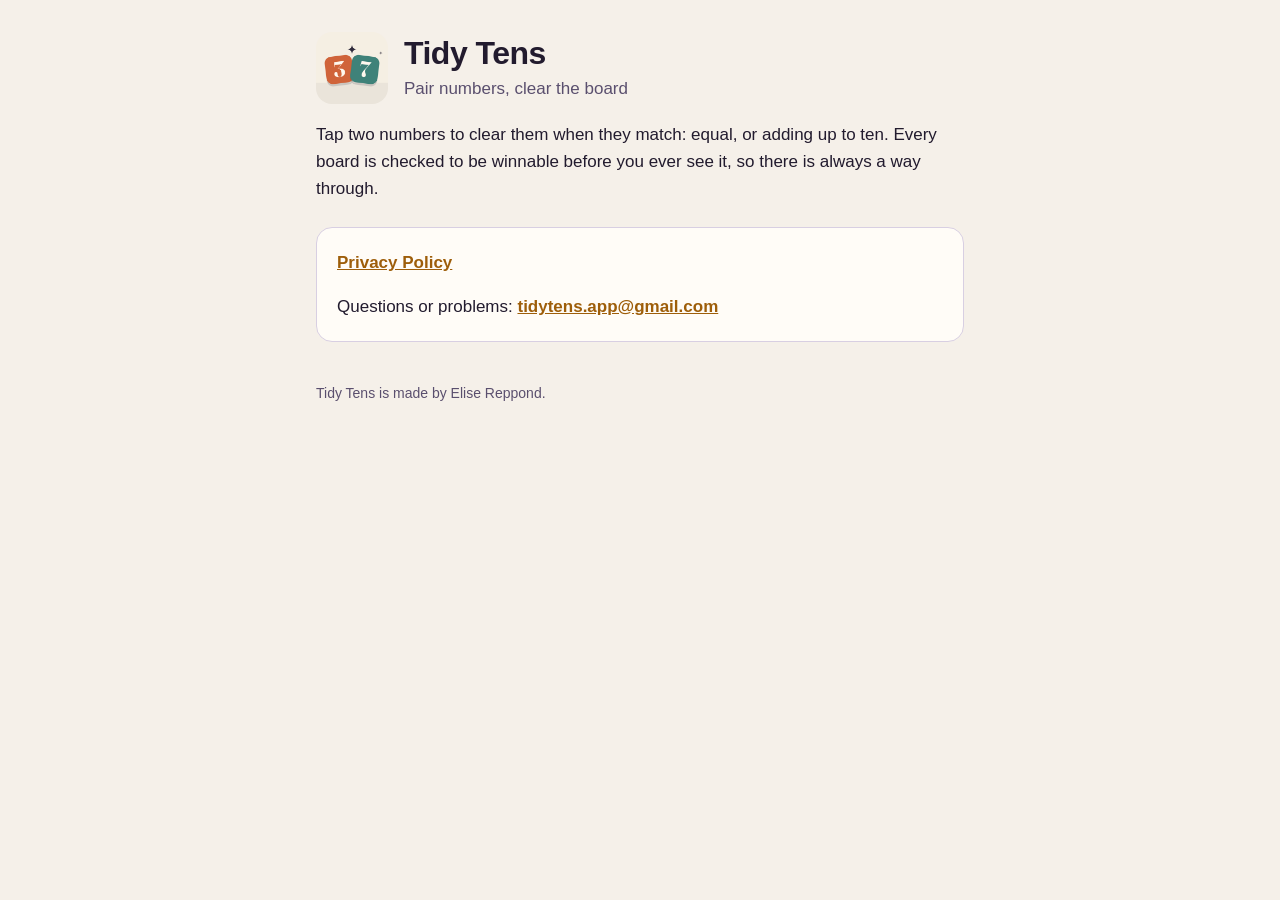
<file: index.html>
<!doctype html>
<html lang="en">
<head>
<meta charset="utf-8">
<meta name="viewport" content="width=device-width, initial-scale=1">
<title>Tidy Tens</title>
<meta name="description" content="Tidy Tens: pair numbers, clear the board. A number-pairing puzzle game for iPhone.">
<link rel="icon" href="icon.png">
<link rel="stylesheet" href="style.css">
</head>
<body>
<main>
<div class="hero">
  <img src="icon.png" alt="">
  <div>
    <h1>Tidy Tens</h1>
    <p class="tagline">Pair numbers, clear the board</p>
  </div>
</div>
<p>Tap two numbers to clear them when they match: equal, or adding up to ten. Every board is
checked to be winnable before you ever see it, so there is always a way through.</p>
<div class="card">
  <p><a href="privacy.html">Privacy Policy</a></p>
  <p>Questions or problems: <a href="mailto:tidytens.app@gmail.com">tidytens.app@gmail.com</a></p>
</div>
<footer>Tidy Tens is made by Elise Reppond.</footer>
</main>
</body>
</html>
</file>
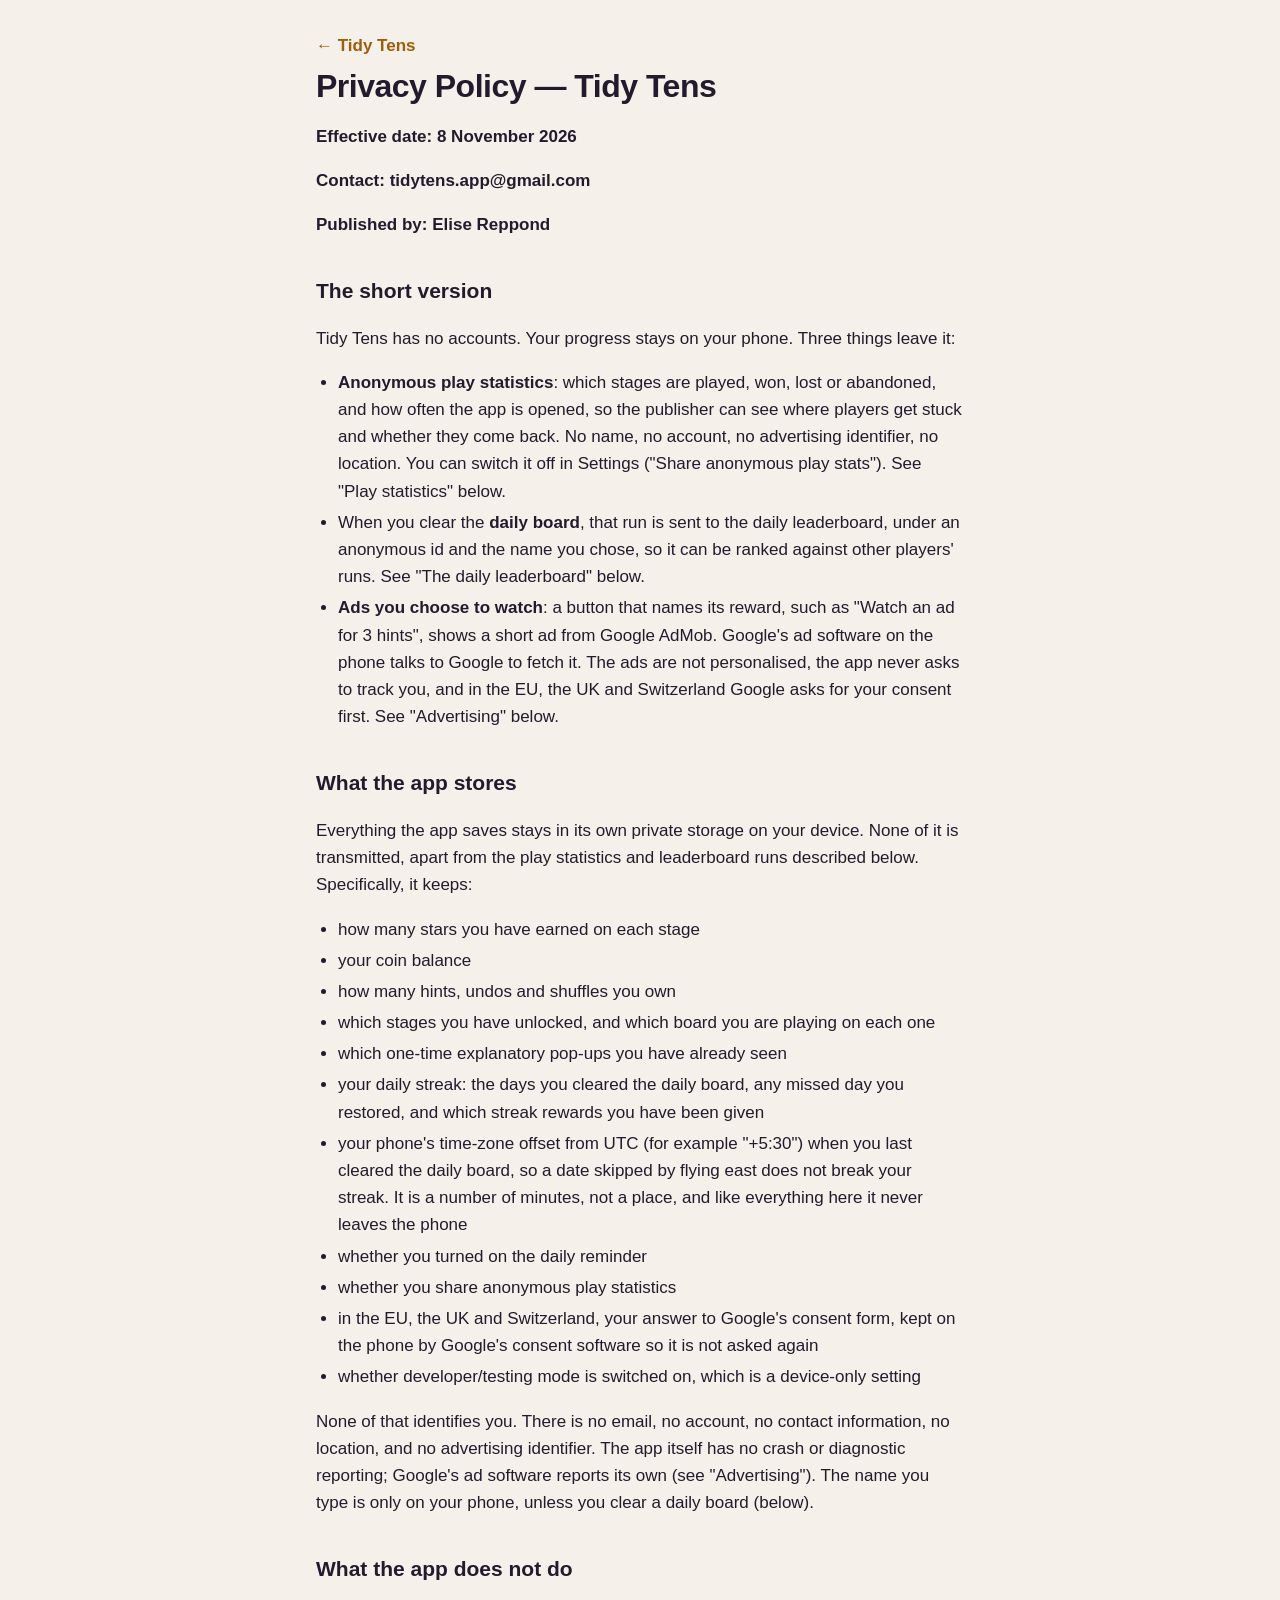
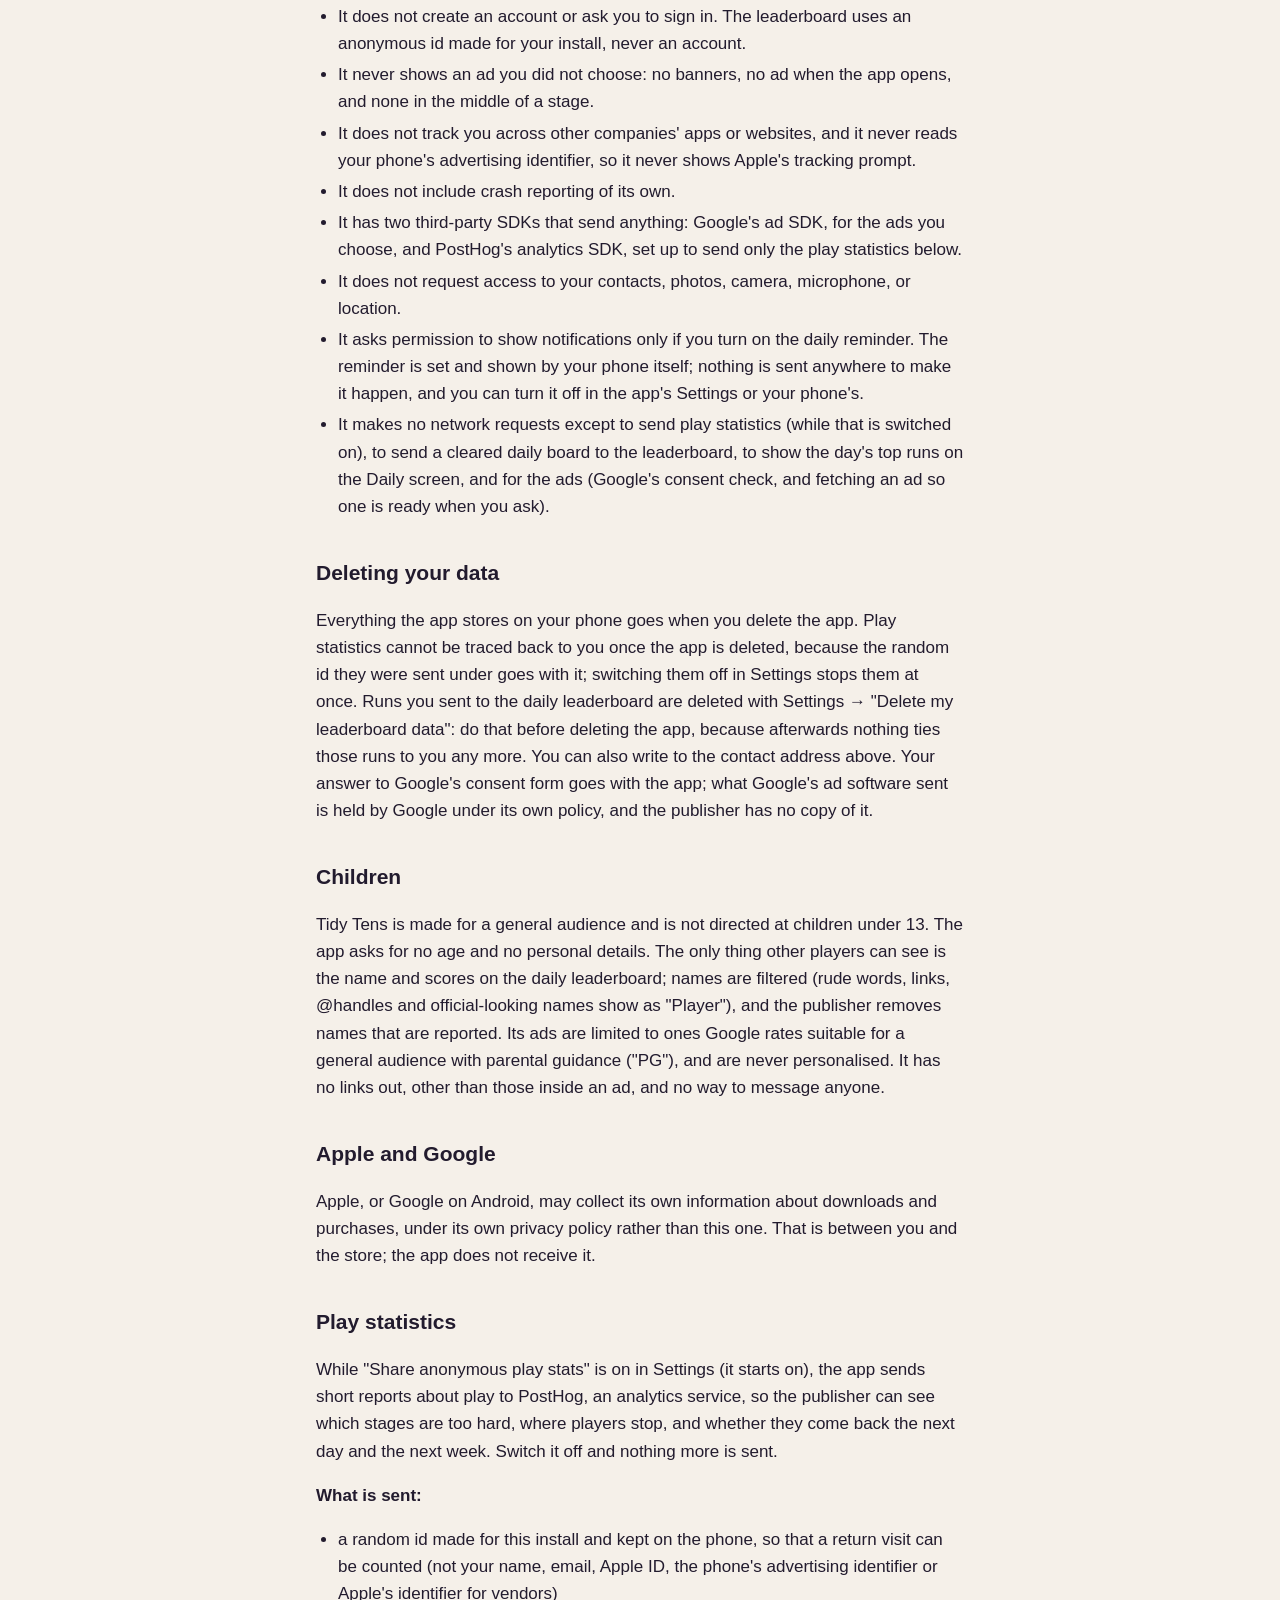
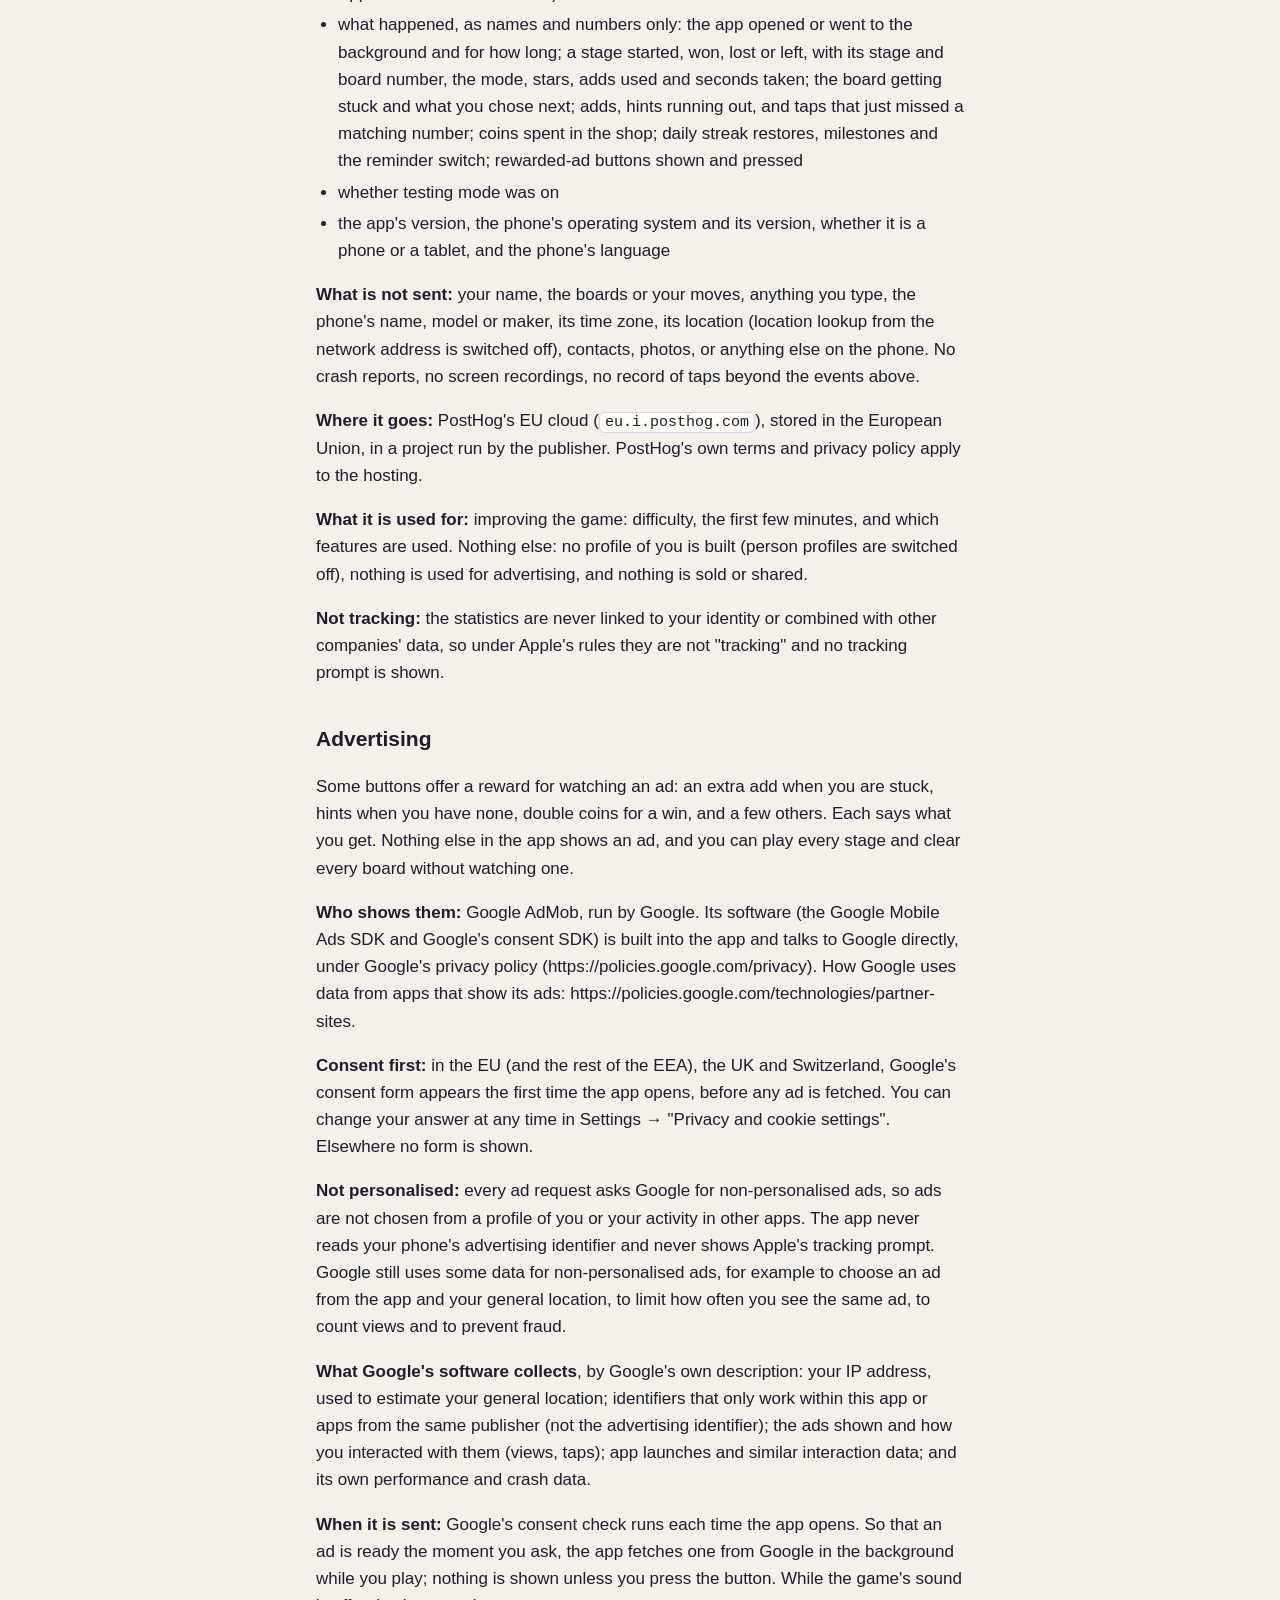
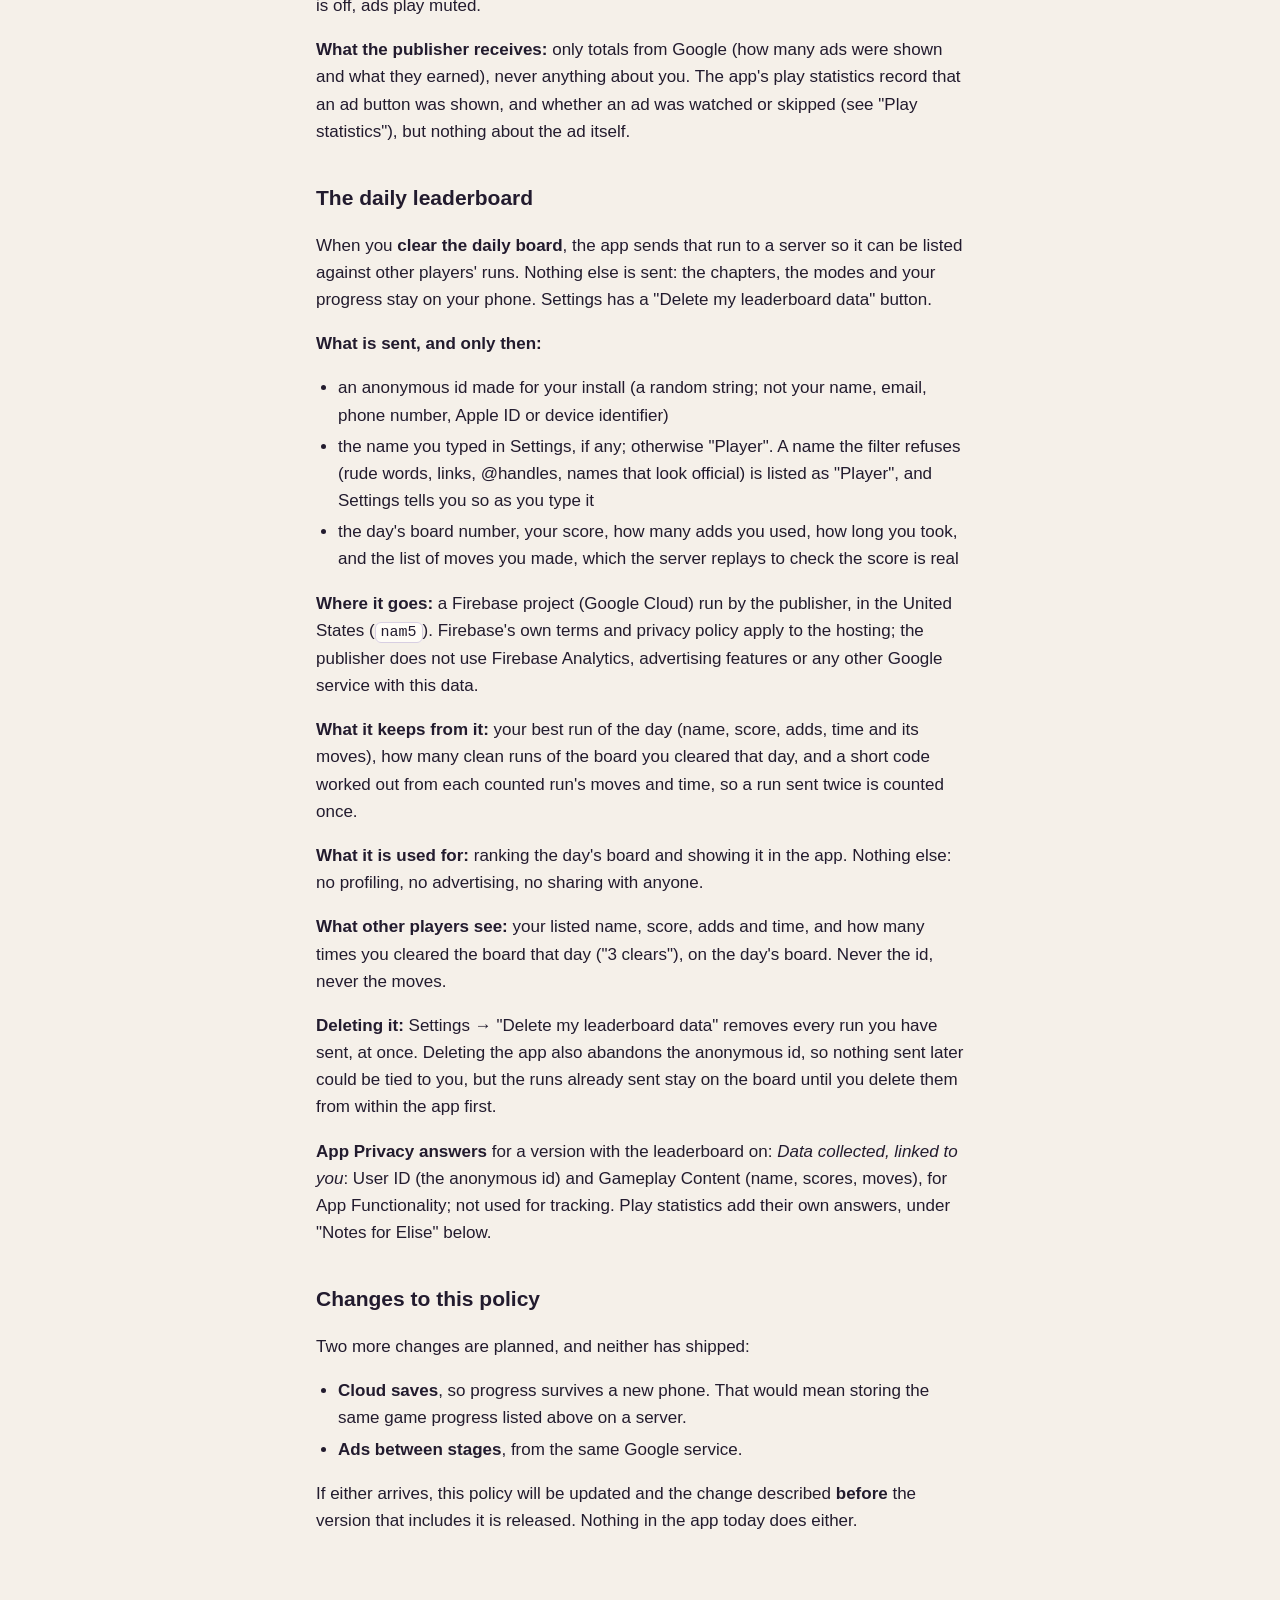
<file: privacy.html>
<!doctype html>
<html lang="en">
<head>
<meta charset="utf-8">
<meta name="viewport" content="width=device-width, initial-scale=1">
<title>Privacy Policy — Tidy Tens</title>
<link rel="icon" href="icon.png">
<link rel="stylesheet" href="style.css">
</head>
<body>
<main>
<p class="back"><a href="./">← Tidy Tens</a></p>
<h1>Privacy Policy — Tidy Tens</h1>
<p><strong>Effective date: 8 November 2026</strong></p>
<p><strong>Contact: tidytens.app@gmail.com</strong></p>
<p><strong>Published by: Elise Reppond</strong></p>
<h2>The short version</h2>
<p>Tidy Tens has no accounts. Your progress stays on your phone. Three things leave it:</p>
<ul>
<li><strong>Anonymous play statistics</strong>: which stages are played, won, lost or abandoned, and how often the app is opened, so the publisher can see where players get stuck and whether they come back. No name, no account, no advertising identifier, no location. You can switch it off in Settings ("Share anonymous play stats"). See "Play statistics" below.</li>
<li>When you clear the <strong>daily board</strong>, that run is sent to the daily leaderboard, under an anonymous id and the name you chose, so it can be ranked against other players' runs. See "The daily leaderboard" below.</li>
<li><strong>Ads you choose to watch</strong>: a button that names its reward, such as "Watch an ad for 3 hints", shows a short ad from Google AdMob. Google's ad software on the phone talks to Google to fetch it. The ads are not personalised, the app never asks to track you, and in the EU, the UK and Switzerland Google asks for your consent first. See "Advertising" below.</li>
</ul>
<h2>What the app stores</h2>
<p>Everything the app saves stays in its own private storage on your device. None of it is transmitted, apart from the play statistics and leaderboard runs described below. Specifically, it keeps:</p>
<ul>
<li>how many stars you have earned on each stage</li>
<li>your coin balance</li>
<li>how many hints, undos and shuffles you own</li>
<li>which stages you have unlocked, and which board you are playing on each one</li>
<li>which one-time explanatory pop-ups you have already seen</li>
<li>your daily streak: the days you cleared the daily board, any missed day you restored, and which streak rewards you have been given</li>
<li>your phone's time-zone offset from UTC (for example "+5:30") when you last cleared the daily board, so a date skipped by flying east does not break your streak. It is a number of minutes, not a place, and like everything here it never leaves the phone</li>
<li>whether you turned on the daily reminder</li>
<li>whether you share anonymous play statistics</li>
<li>in the EU, the UK and Switzerland, your answer to Google's consent form, kept on the phone by Google's consent software so it is not asked again</li>
<li>whether developer/testing mode is switched on, which is a device-only setting</li>
</ul>
<p>None of that identifies you. There is no email, no account, no contact information, no location, and no advertising identifier. The app itself has no crash or diagnostic reporting; Google's ad software reports its own (see "Advertising"). The name you type is only on your phone, unless you clear a daily board (below).</p>
<h2>What the app does not do</h2>
<ul>
<li>It does not create an account or ask you to sign in. The leaderboard uses an anonymous id made for your install, never an account.</li>
<li>It never shows an ad you did not choose: no banners, no ad when the app opens, and none in the middle of a stage.</li>
<li>It does not track you across other companies' apps or websites, and it never reads your phone's advertising identifier, so it never shows Apple's tracking prompt.</li>
<li>It does not include crash reporting of its own.</li>
<li>It has two third-party SDKs that send anything: Google's ad SDK, for the ads you choose, and PostHog's analytics SDK, set up to send only the play statistics below.</li>
<li>It does not request access to your contacts, photos, camera, microphone, or location.</li>
<li>It asks permission to show notifications only if you turn on the daily reminder. The reminder is set and shown by your phone itself; nothing is sent anywhere to make it happen, and you can turn it off in the app's Settings or your phone's.</li>
<li>It makes no network requests except to send play statistics (while that is switched on), to send a cleared daily board to the leaderboard, to show the day's top runs on the Daily screen, and for the ads (Google's consent check, and fetching an ad so one is ready when you ask).</li>
</ul>
<h2>Deleting your data</h2>
<p>Everything the app stores on your phone goes when you delete the app. Play statistics cannot be traced back to you once the app is deleted, because the random id they were sent under goes with it; switching them off in Settings stops them at once. Runs you sent to the daily leaderboard are deleted with Settings → "Delete my leaderboard data": do that before deleting the app, because afterwards nothing ties those runs to you any more. You can also write to the contact address above. Your answer to Google's consent form goes with the app; what Google's ad software sent is held by Google under its own policy, and the publisher has no copy of it.</p>
<h2>Children</h2>
<p>Tidy Tens is made for a general audience and is not directed at children under 13. The app asks for no age and no personal details. The only thing other players can see is the name and scores on the daily leaderboard; names are filtered (rude words, links, @handles and official-looking names show as "Player"), and the publisher removes names that are reported. Its ads are limited to ones Google rates suitable for a general audience with parental guidance ("PG"), and are never personalised. It has no links out, other than those inside an ad, and no way to message anyone.</p>
<h2>Apple and Google</h2>
<p>Apple, or Google on Android, may collect its own information about downloads and purchases, under its own privacy policy rather than this one. That is between you and the store; the app does not receive it.</p>
<h2>Play statistics</h2>
<p>While "Share anonymous play stats" is on in Settings (it starts on), the app sends short reports about play to PostHog, an analytics service, so the publisher can see which stages are too hard, where players stop, and whether they come back the next day and the next week. Switch it off and nothing more is sent.</p>
<p><strong>What is sent:</strong></p>
<ul>
<li>a random id made for this install and kept on the phone, so that a return visit can be counted (not your name, email, Apple ID, the phone's advertising identifier or Apple's identifier for vendors)</li>
<li>what happened, as names and numbers only: the app opened or went to the background and for how long; a stage started, won, lost or left, with its stage and board number, the mode, stars, adds used and seconds taken; the board getting stuck and what you chose next; adds, hints running out, and taps that just missed a matching number; coins spent in the shop; daily streak restores, milestones and the reminder switch; rewarded-ad buttons shown and pressed</li>
<li>whether testing mode was on</li>
<li>the app's version, the phone's operating system and its version, whether it is a phone or a tablet, and the phone's language</li>
</ul>
<p><strong>What is not sent:</strong> your name, the boards or your moves, anything you type, the phone's name, model or maker, its time zone, its location (location lookup from the network address is switched off), contacts, photos, or anything else on the phone. No crash reports, no screen recordings, no record of taps beyond the events above.</p>
<p><strong>Where it goes:</strong> PostHog's EU cloud (<code>eu.i.posthog.com</code>), stored in the European Union, in a project run by the publisher. PostHog's own terms and privacy policy apply to the hosting.</p>
<p><strong>What it is used for:</strong> improving the game: difficulty, the first few minutes, and which features are used. Nothing else: no profile of you is built (person profiles are switched off), nothing is used for advertising, and nothing is sold or shared.</p>
<p><strong>Not tracking:</strong> the statistics are never linked to your identity or combined with other companies' data, so under Apple's rules they are not "tracking" and no tracking prompt is shown.</p>
<h2>Advertising</h2>
<p>Some buttons offer a reward for watching an ad: an extra add when you are stuck, hints when you have none, double coins for a win, and a few others. Each says what you get. Nothing else in the app shows an ad, and you can play every stage and clear every board without watching one.</p>
<p><strong>Who shows them:</strong> Google AdMob, run by Google. Its software (the Google Mobile Ads SDK and Google's consent SDK) is built into the app and talks to Google directly, under Google's privacy policy (https://policies.google.com/privacy). How Google uses data from apps that show its ads: https://policies.google.com/technologies/partner-sites.</p>
<p><strong>Consent first:</strong> in the EU (and the rest of the EEA), the UK and Switzerland, Google's consent form appears the first time the app opens, before any ad is fetched. You can change your answer at any time in Settings → "Privacy and cookie settings". Elsewhere no form is shown.</p>
<p><strong>Not personalised:</strong> every ad request asks Google for non-personalised ads, so ads are not chosen from a profile of you or your activity in other apps. The app never reads your phone's advertising identifier and never shows Apple's tracking prompt. Google still uses some data for non-personalised ads, for example to choose an ad from the app and your general location, to limit how often you see the same ad, to count views and to prevent fraud.</p>
<p><strong>What Google's software collects</strong>, by Google's own description: your IP address, used to estimate your general location; identifiers that only work within this app or apps from the same publisher (not the advertising identifier); the ads shown and how you interacted with them (views, taps); app launches and similar interaction data; and its own performance and crash data.</p>
<p><strong>When it is sent:</strong> Google's consent check runs each time the app opens. So that an ad is ready the moment you ask, the app fetches one from Google in the background while you play; nothing is shown unless you press the button. While the game's sound is off, ads play muted.</p>
<p><strong>What the publisher receives:</strong> only totals from Google (how many ads were shown and what they earned), never anything about you. The app's play statistics record that an ad button was shown, and whether an ad was watched or skipped (see "Play statistics"), but nothing about the ad itself.</p>
<h2>The daily leaderboard</h2>
<p>When you <strong>clear the daily board</strong>, the app sends that run to a server so it can be listed against other players' runs. Nothing else is sent: the chapters, the modes and your progress stay on your phone. Settings has a "Delete my leaderboard data" button.</p>
<p><strong>What is sent, and only then:</strong></p>
<ul>
<li>an anonymous id made for your install (a random string; not your name, email, phone number, Apple ID or device identifier)</li>
<li>the name you typed in Settings, if any; otherwise "Player". A name the filter refuses (rude words, links, @handles, names that look official) is listed as "Player", and Settings tells you so as you type it</li>
<li>the day's board number, your score, how many adds you used, how long you took, and the list of moves you made, which the server replays to check the score is real</li>
</ul>
<p><strong>Where it goes:</strong> a Firebase project (Google Cloud) run by the publisher, in the United States (<code>nam5</code>). Firebase's own terms and privacy policy apply to the hosting; the publisher does not use Firebase Analytics, advertising features or any other Google service with this data.</p>
<p><strong>What it keeps from it:</strong> your best run of the day (name, score, adds, time and its moves), how many clean runs of the board you cleared that day, and a short code worked out from each counted run's moves and time, so a run sent twice is counted once.</p>
<p><strong>What it is used for:</strong> ranking the day's board and showing it in the app. Nothing else: no profiling, no advertising, no sharing with anyone.</p>
<p><strong>What other players see:</strong> your listed name, score, adds and time, and how many times you cleared the board that day ("3 clears"), on the day's board. Never the id, never the moves.</p>
<p><strong>Deleting it:</strong> Settings → "Delete my leaderboard data" removes every run you have sent, at once. Deleting the app also abandons the anonymous id, so nothing sent later could be tied to you, but the runs already sent stay on the board until you delete them from within the app first.</p>
<p><strong>App Privacy answers</strong> for a version with the leaderboard on: <em>Data collected, linked to you</em>: User ID (the anonymous id) and Gameplay Content (name, scores, moves), for App Functionality; not used for tracking. Play statistics add their own answers, under "Notes for Elise" below.</p>
<h2>Changes to this policy</h2>
<p>Two more changes are planned, and neither has shipped:</p>
<ul>
<li><strong>Cloud saves</strong>, so progress survives a new phone. That would mean storing the same game progress listed above on a server.</li>
<li><strong>Ads between stages</strong>, from the same Google service.</li>
</ul>
<p>If either arrives, this policy will be updated and the change described <strong>before</strong> the version that includes it is released. Nothing in the app today does either.</p>
</main>
</body>
</html>
</file>
<file: style.css>
/* The game's own palette (src/ui/theme.ts): warm off-white and plum by day, plum night by night, marigold accent. */
:root {
  --ground: #f5f0e9;
  --surface: #fffcf7;
  --ink: #221b2e;
  --ink-soft: #5a4f6e;
  --accent: #9e5e0a;
  --rule: #d8cfe2;
}
@media (prefers-color-scheme: dark) {
  :root {
    --ground: #15121c;
    --surface: #241f30;
    --ink: #f4efe6;
    --ink-soft: #b7adc4;
    --accent: #f0a93c;
    --rule: #43395c;
  }
}
* { box-sizing: border-box; }
body {
  margin: 0;
  background: var(--ground);
  color: var(--ink);
  font: 17px/1.6 -apple-system, BlinkMacSystemFont, "Segoe UI", Roboto, Helvetica, Arial, sans-serif;
}
main { max-width: 680px; margin: 0 auto; padding: 32px 16px 64px; }
h1 { font-size: 32px; line-height: 1.2; letter-spacing: -0.5px; margin: 8px 0 16px; }
h2 { font-size: 21px; margin: 36px 0 8px; }
p, li { color: var(--ink); }
ul { padding-left: 22px; }
li { margin: 4px 0; }
a { color: var(--accent); font-weight: 600; }
code { font-size: 15px; background: var(--surface); border: 1px solid var(--rule); border-radius: 6px; padding: 1px 5px; }
hr { border: 0; border-top: 1px solid var(--rule); margin: 32px 0; }
.back { margin: 0 0 8px; }
.back a { text-decoration: none; }
.hero { display: flex; align-items: center; gap: 16px; margin-bottom: 16px; }
.hero img { width: 72px; height: 72px; border-radius: 16px; }
.hero h1 { margin: 0; }
.tagline { color: var(--ink-soft); margin: 2px 0 0; }
.card { background: var(--surface); border: 1px solid var(--rule); border-radius: 16px; padding: 4px 20px; margin: 24px 0; }
footer { color: var(--ink-soft); font-size: 14px; margin-top: 40px; }
</file>
